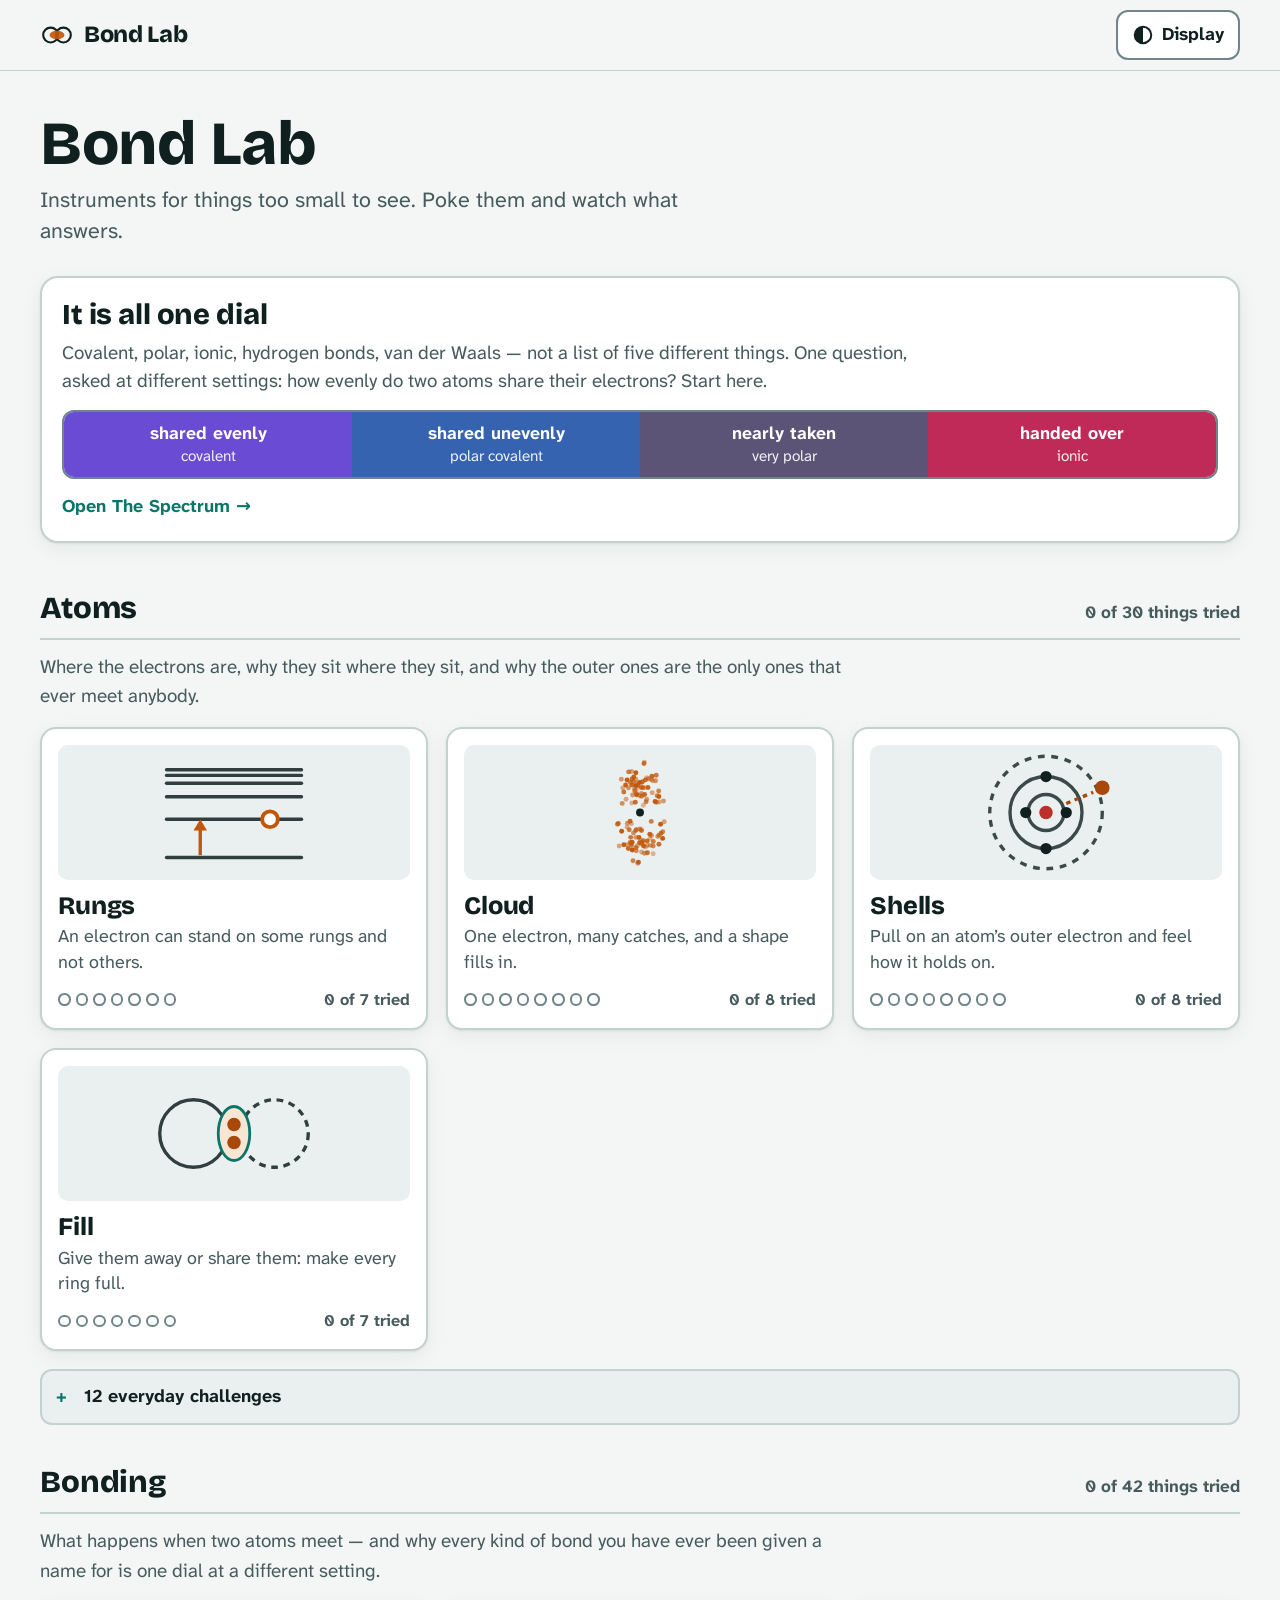
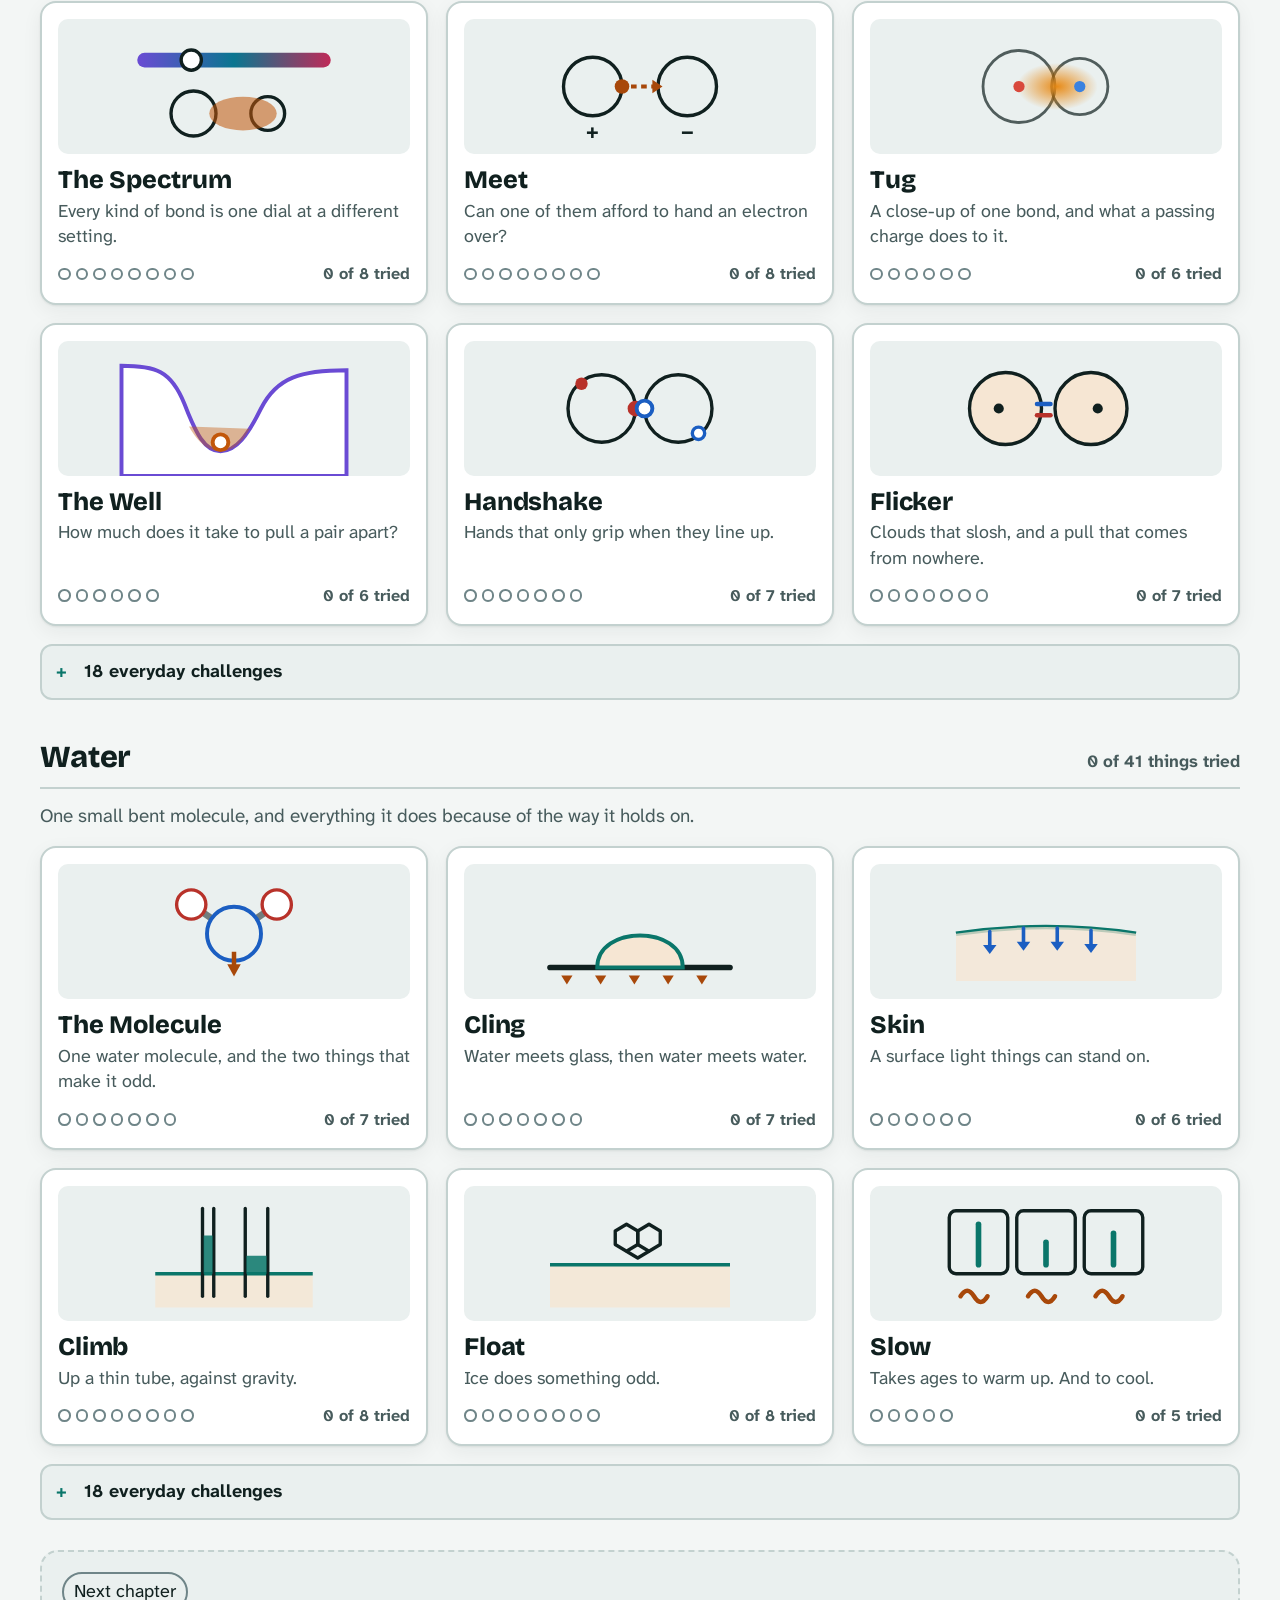
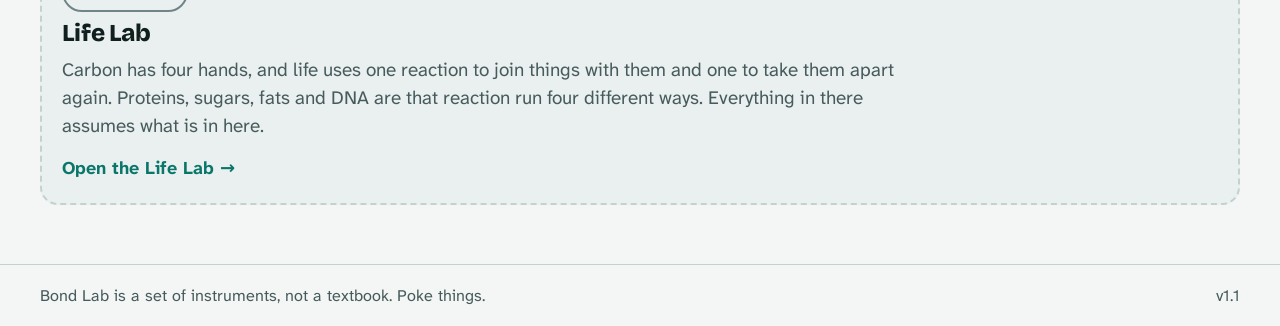
<file: index.html>
<!doctype html>
<html lang="en" data-theme="light" data-ts="0" data-contrast="normal">
<head>
<meta charset="utf-8">
<meta name="viewport" content="width=device-width, initial-scale=1, viewport-fit=cover">
<title>Bond Lab</title>
<meta name="description" content="Instruments for things too small to see. Poke atoms, electrons, bonds and water molecules and watch what happens.">
<meta name="color-scheme" content="light dark">
<meta name="theme-color" content="#f3f6f5" media="(prefers-color-scheme: light)">
<meta name="theme-color" content="#08151a" media="(prefers-color-scheme: dark)">
<link rel="icon" href="assets/icon.svg" type="image/svg+xml">
<link rel="icon" href="assets/icons/favicon-32.png" sizes="32x32" type="image/png">
<link rel="icon" href="assets/icons/favicon-16.png" sizes="16x16" type="image/png">
<link rel="apple-touch-icon" href="assets/icons/apple-touch-icon.png">
<link rel="manifest" href="manifest.webmanifest">
<meta name="apple-mobile-web-app-capable" content="yes">
<meta name="apple-mobile-web-app-title" content="Bond Lab">
<meta name="apple-mobile-web-app-status-bar-style" content="black-translucent">
<meta name="mobile-web-app-capable" content="yes">
<script>
/* Set the look before first paint so there is no flash. core.js takes over after load. */
(function () {
  try {
    var d = JSON.parse(localStorage.getItem('bondlab.display') || '{}'), r = document.documentElement;
    var dark = d.theme === 'dark' || ((!d.theme || d.theme === 'auto') && window.matchMedia && matchMedia('(prefers-color-scheme: dark)').matches);
    r.setAttribute('data-theme', dark ? 'dark' : 'light');
    r.setAttribute('data-ts', String(d.size || 0));
    r.setAttribute('data-contrast', d.contrast ? 'high' : 'normal');
  } catch (e) { /* ignore */ }
})();
</script>
<link rel="stylesheet" href="css/style.css">
</head>
<body>
<a class="skip" href="#view">Skip to the page</a>

<header class="bar" id="bar">
  <a class="brand" href="#/" aria-label="Bond Lab, home">
    <svg class="brand-mark" viewBox="0 0 32 20" width="34" height="22" aria-hidden="true">
      <circle cx="10" cy="10" r="7" fill="none" stroke-width="2"/>
      <circle cx="22" cy="10" r="7" fill="none" stroke-width="2"/>
      <ellipse cx="16" cy="10" rx="7" ry="4" opacity=".9"/>
    </svg>
    <span class="brand-name">Bond Lab</span>
  </a>
  <nav class="crumb" id="crumb" aria-label="Where you are"></nav>
  <button class="display-btn" id="display-btn" type="button" aria-expanded="false" aria-controls="display-pop">
    <svg width="22" height="22" viewBox="0 0 24 24" aria-hidden="true"><circle cx="12" cy="12" r="9" fill="none" stroke="currentColor" stroke-width="2.2"/><path d="M12 3a9 9 0 0 0 0 18z" fill="currentColor"/></svg>
    <span>Display</span>
  </button>
  <div class="display-pop" id="display-pop" role="group" aria-label="Display settings" hidden></div>
</header>

<main id="view" tabindex="-1"></main>

<footer class="foot">
  <span>Bond Lab is a set of instruments, not a textbook. Poke things.</span>
  <span id="foot-note"></span>
</footer>

<script src="js/core.js"></script>
<script src="js/view3d.js"></script>
<script src="js/lab-bond.js"></script>
<script src="js/physics.js"></script>
<script src="js/atoms.js"></script>
<script src="js/water2d.js"></script>
<script src="js/moldraw.js"></script>
<script src="js/drude.js"></script>
<script src="js/rungs.js"></script>
<script src="js/cloud.js"></script>
<script src="js/shells.js"></script>
<script src="js/fill.js"></script>
<script src="js/spectrum.js"></script>
<script src="js/meet.js"></script>
<script src="js/tug.js"></script>
<script src="js/well.js"></script>
<script src="js/handshake.js"></script>
<script src="js/flicker.js"></script>
<script src="js/h2o.js"></script>
<script src="js/cling.js"></script>
<script src="js/skin.js"></script>
<script src="js/climb.js"></script>
<script src="js/lattice.js"></script>
<script src="js/float.js"></script>
<script src="js/slow.js"></script>
<script src="js/quizkit.js"></script>
<script src="js/quiz.js"></script>
<script src="js/app.js"></script>
<script>
/* Installable, and usable with no network. Only over http(s): opening
   index.html straight off the disk, or running the one-file build, has no
   origin to register against and does not need one. */
if ('serviceWorker' in navigator && location.protocol.startsWith('http')) {
  addEventListener('load', function () {
    navigator.serviceWorker.register('sw.js').catch(function () { /* fine without it */ });
  });
}
</script>
</body>
</html>
</file>
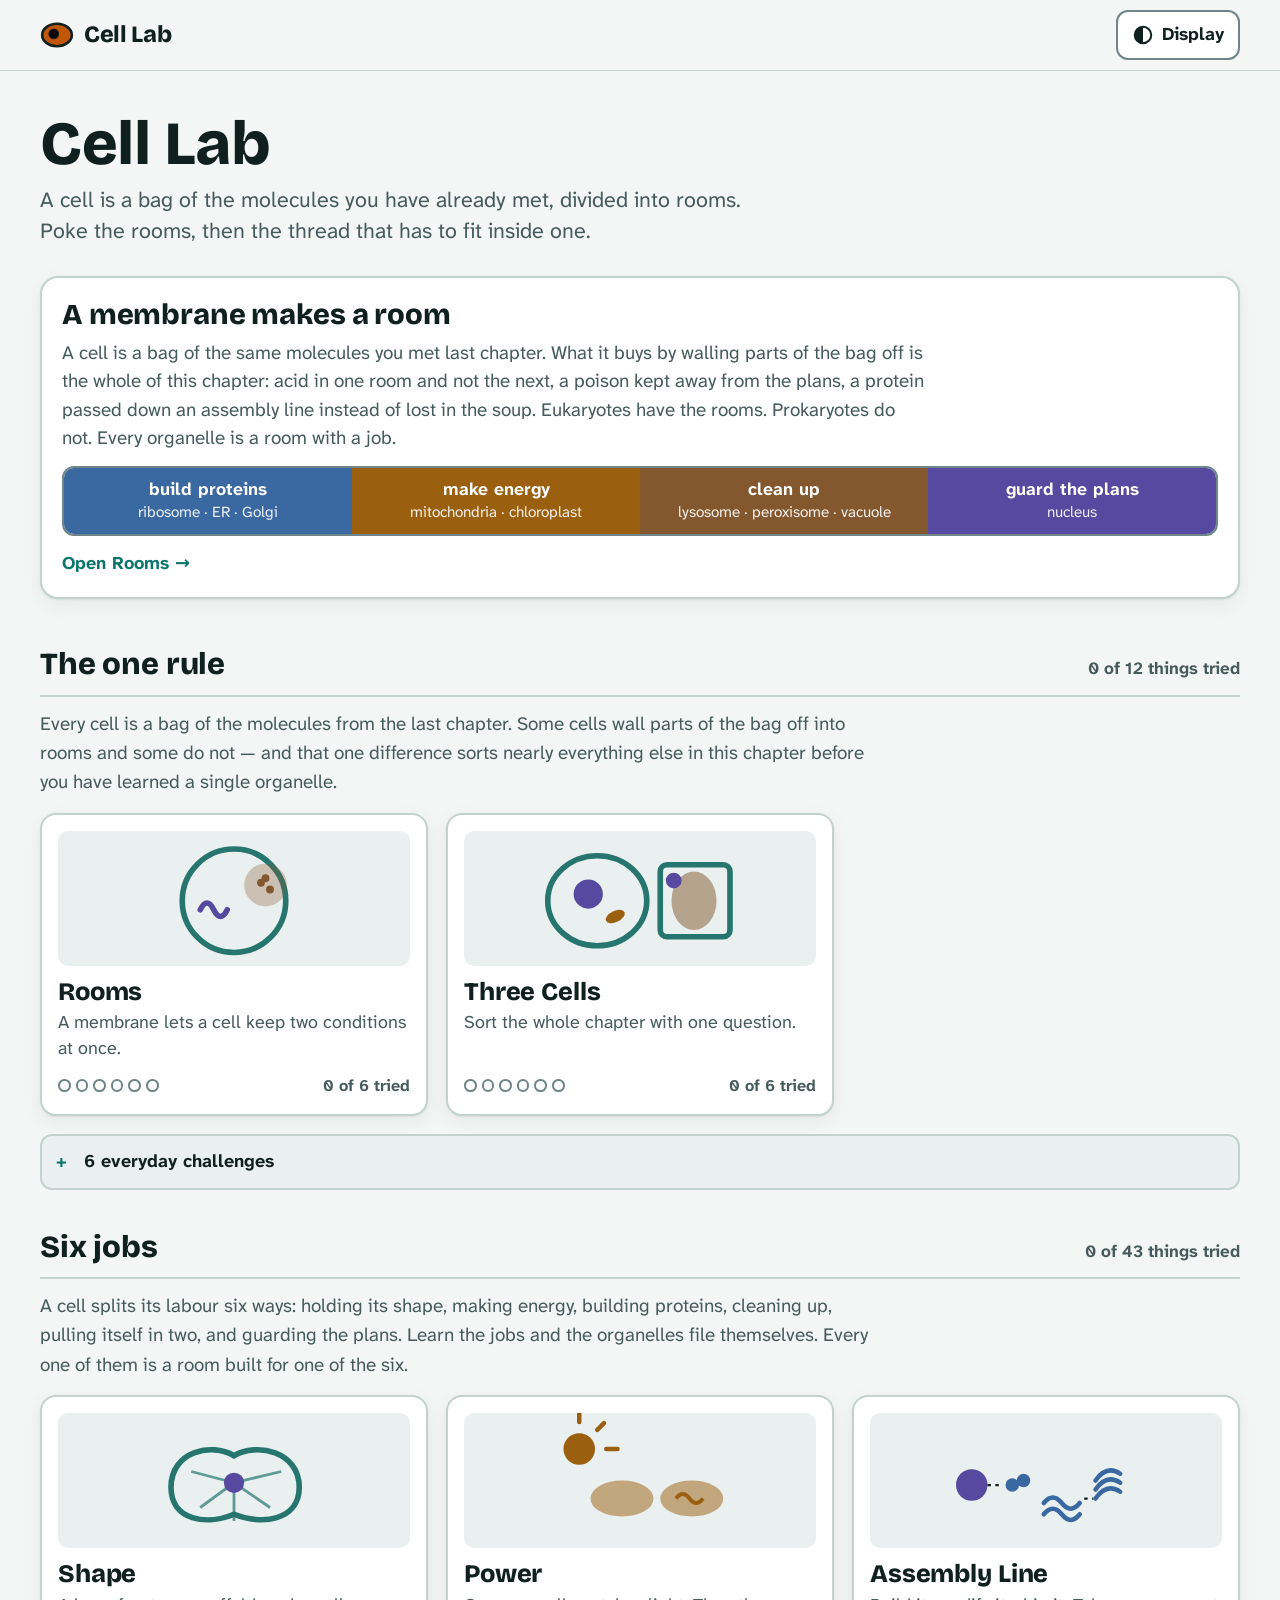
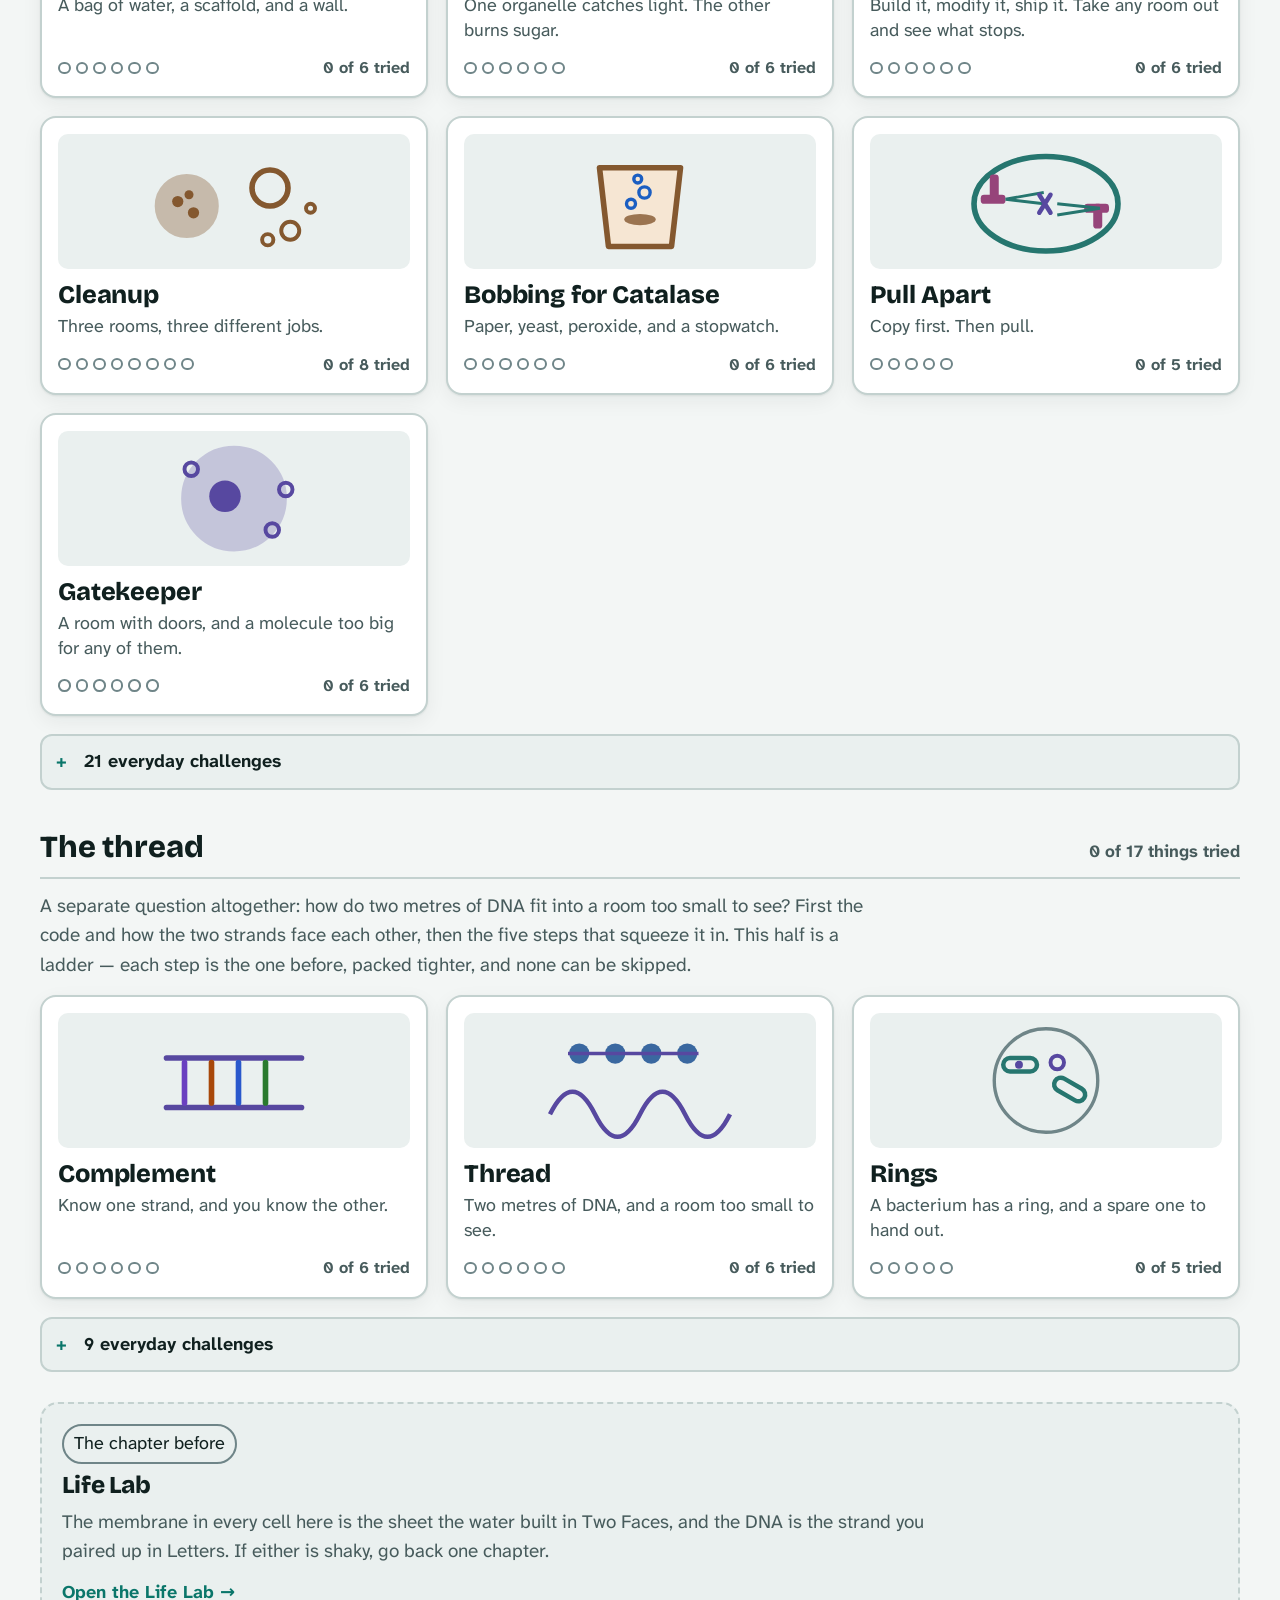
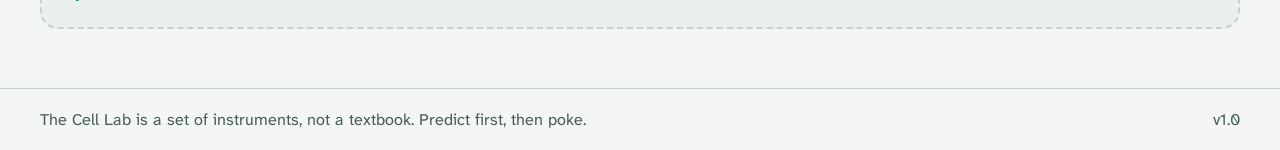
<file: cell.html>
<!doctype html>
<html lang="en" data-theme="light" data-ts="0" data-contrast="normal">
<head>
<meta charset="utf-8">
<meta name="viewport" content="width=device-width, initial-scale=1, viewport-fit=cover">
<title>Cell Lab</title>
<meta name="description" content="Chapter 4 as a set of instruments. A membrane makes a room, and a cell is a bag of molecules divided into them. Poke the six jobs the rooms do, then pack two metres of DNA into one.">
<meta name="color-scheme" content="light dark">
<meta name="theme-color" content="#f3f6f5" media="(prefers-color-scheme: light)">
<meta name="theme-color" content="#08151a" media="(prefers-color-scheme: dark)">
<link rel="icon" href="assets/cell-icon.svg" type="image/svg+xml">
<link rel="icon" href="assets/icons/cell-favicon-32.png" sizes="32x32" type="image/png">
<link rel="icon" href="assets/icons/cell-favicon-16.png" sizes="16x16" type="image/png">
<link rel="apple-touch-icon" href="assets/icons/cell-apple-touch-icon.png">
<link rel="manifest" href="manifest-cell.webmanifest">
<meta name="apple-mobile-web-app-capable" content="yes">
<meta name="apple-mobile-web-app-title" content="Cell Lab">
<meta name="apple-mobile-web-app-status-bar-style" content="black-translucent">
<meta name="mobile-web-app-capable" content="yes">
<script>
/* Set the look before first paint so there is no flash. Both labs read the
   same saved display settings, so a learner sets them once. */
(function () {
  try {
    var d = JSON.parse(localStorage.getItem('bondlab.display') || '{}'), r = document.documentElement;
    var dark = d.theme === 'dark' || ((!d.theme || d.theme === 'auto') && window.matchMedia && matchMedia('(prefers-color-scheme: dark)').matches);
    r.setAttribute('data-theme', dark ? 'dark' : 'light');
    r.setAttribute('data-ts', String(d.size || 0));
    r.setAttribute('data-contrast', d.contrast ? 'high' : 'normal');
  } catch (e) { /* ignore */ }
})();
</script>
<link rel="stylesheet" href="css/style.css">
</head>
<body>
<a class="skip" href="#view">Skip to the page</a>

<header class="bar" id="bar">
  <a class="brand" href="#/" aria-label="Cell Lab, home">
    <svg class="brand-mark" viewBox="0 0 32 24" width="34" height="26" aria-hidden="true">
      <ellipse cx="16" cy="12" rx="14" ry="10.5" fill="none" stroke="currentColor" stroke-width="2.4"/>
      <circle cx="13" cy="11" r="4.6" stroke="none" opacity=".95"/>
      <ellipse cx="23" cy="15.5" rx="3.2" ry="1.8" stroke="none" opacity=".7" transform="rotate(-25 23 15.5)"/>
    </svg>
    <span class="brand-name">Cell Lab</span>
  </a>
  <nav class="crumb" id="crumb" aria-label="Where you are"></nav>
  <button class="display-btn" id="display-btn" type="button" aria-expanded="false" aria-controls="display-pop">
    <svg width="22" height="22" viewBox="0 0 24 24" aria-hidden="true"><circle cx="12" cy="12" r="9" fill="none" stroke="currentColor" stroke-width="2.2"/><path d="M12 3a9 9 0 0 0 0 18z" fill="currentColor"/></svg>
    <span>Display</span>
  </button>
  <div class="display-pop" id="display-pop" role="group" aria-label="Display settings" hidden></div>
</header>

<main id="view" tabindex="-1"></main>

<footer class="foot">
  <span>The Cell Lab is a set of instruments, not a textbook. Predict first, then poke.</span>
  <span id="foot-note"></span>
</footer>

<script src="js/core.js"></script>
<script src="js/view3d.js"></script>
<script src="js/lab-cell.js"></script>
<script src="js/cell/kit.js"></script>
<script src="js/cell/rooms.js"></script>
<script src="js/cell/shape.js"></script>
<script src="js/cell/power.js"></script>
<script src="js/cell/line.js"></script>
<script src="js/cell/cleanup.js"></script>
<script src="js/cell/catalase.js"></script>
<script src="js/cell/bobbing.js"></script>
<script src="js/cell/split.js"></script>
<script src="js/cell/gate.js"></script>
<script src="js/cell/complement.js"></script>
<script src="js/cell/thread.js"></script>
<script src="js/cell/rings.js"></script>
<script src="js/cell/cells.js"></script>
<script src="js/quizkit.js"></script>
<script src="js/cell/quiz.js"></script>
<script src="js/app.js"></script>
<script>
if ('serviceWorker' in navigator && location.protocol.startsWith('http')) {
  addEventListener('load', function () {
    navigator.serviceWorker.register('sw.js').catch(function () { /* fine without it */ });
  });
}
</script>
</body>
</html>
</file>
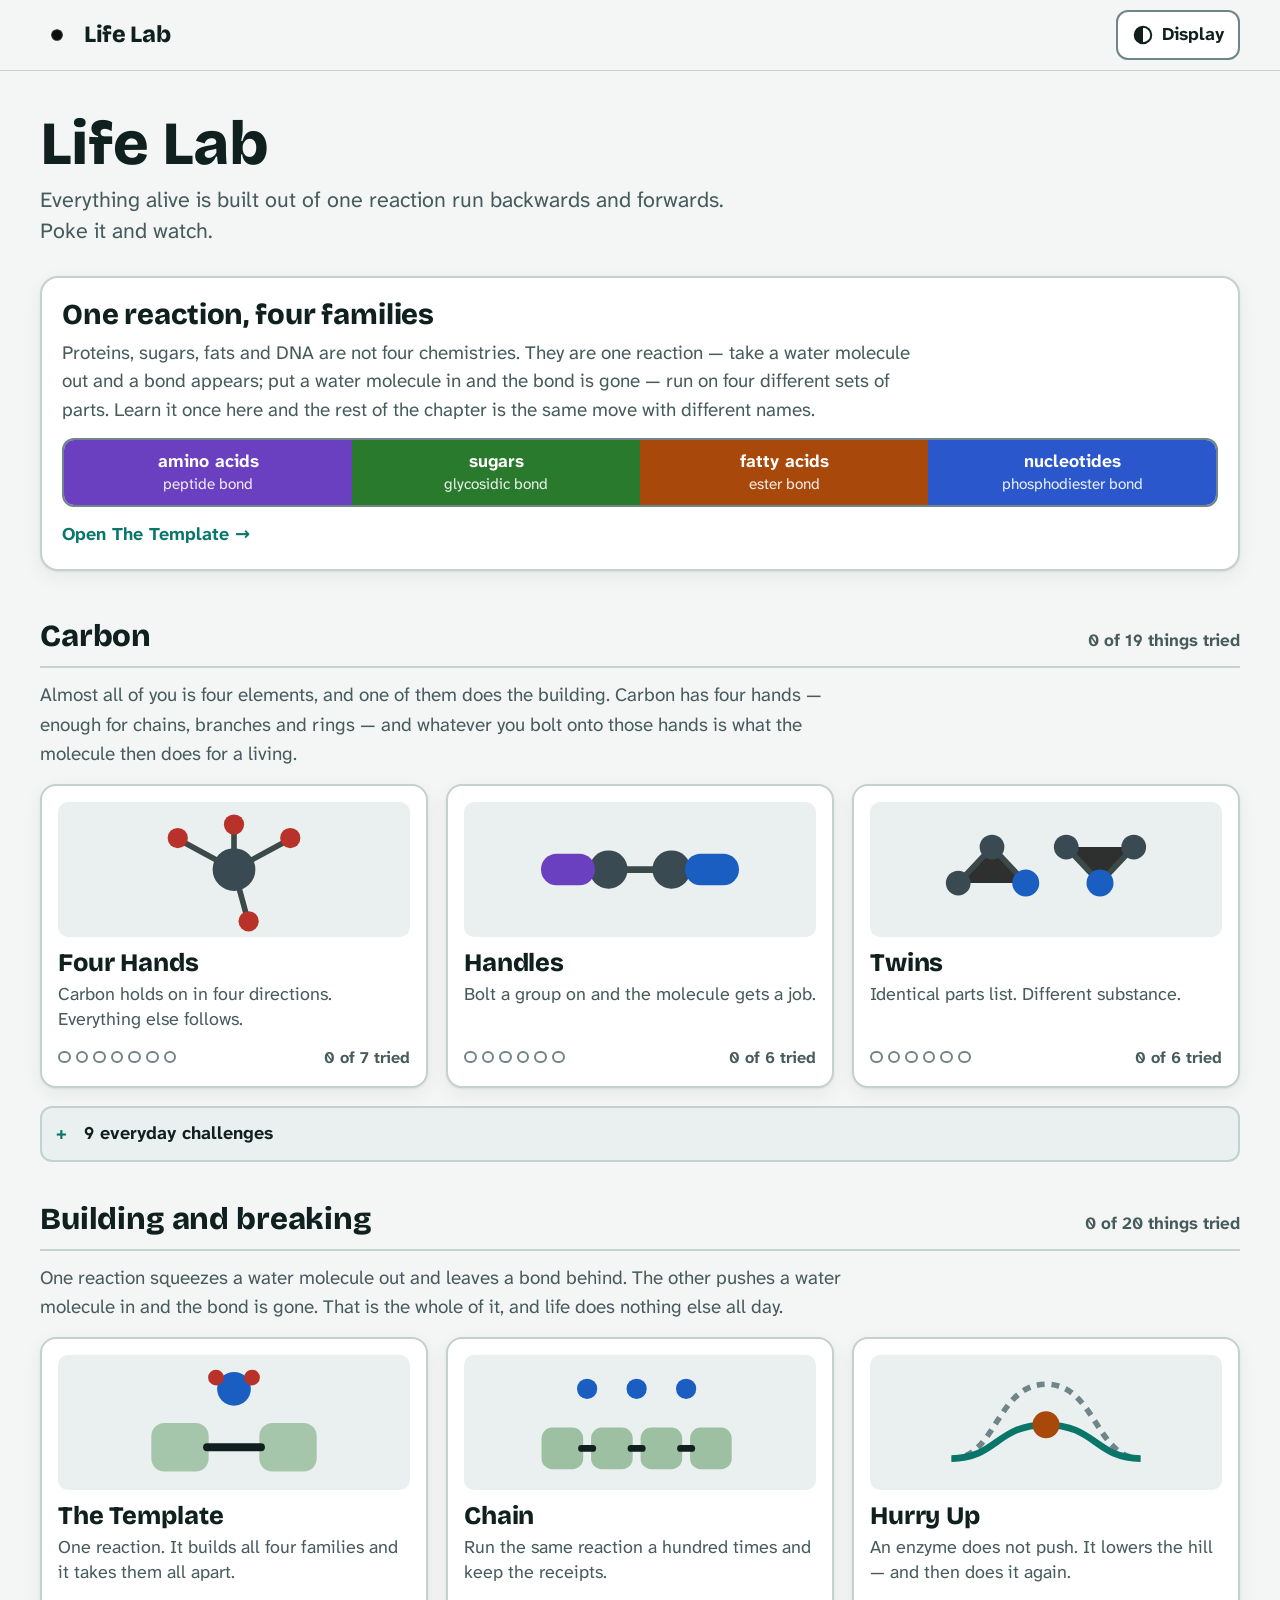
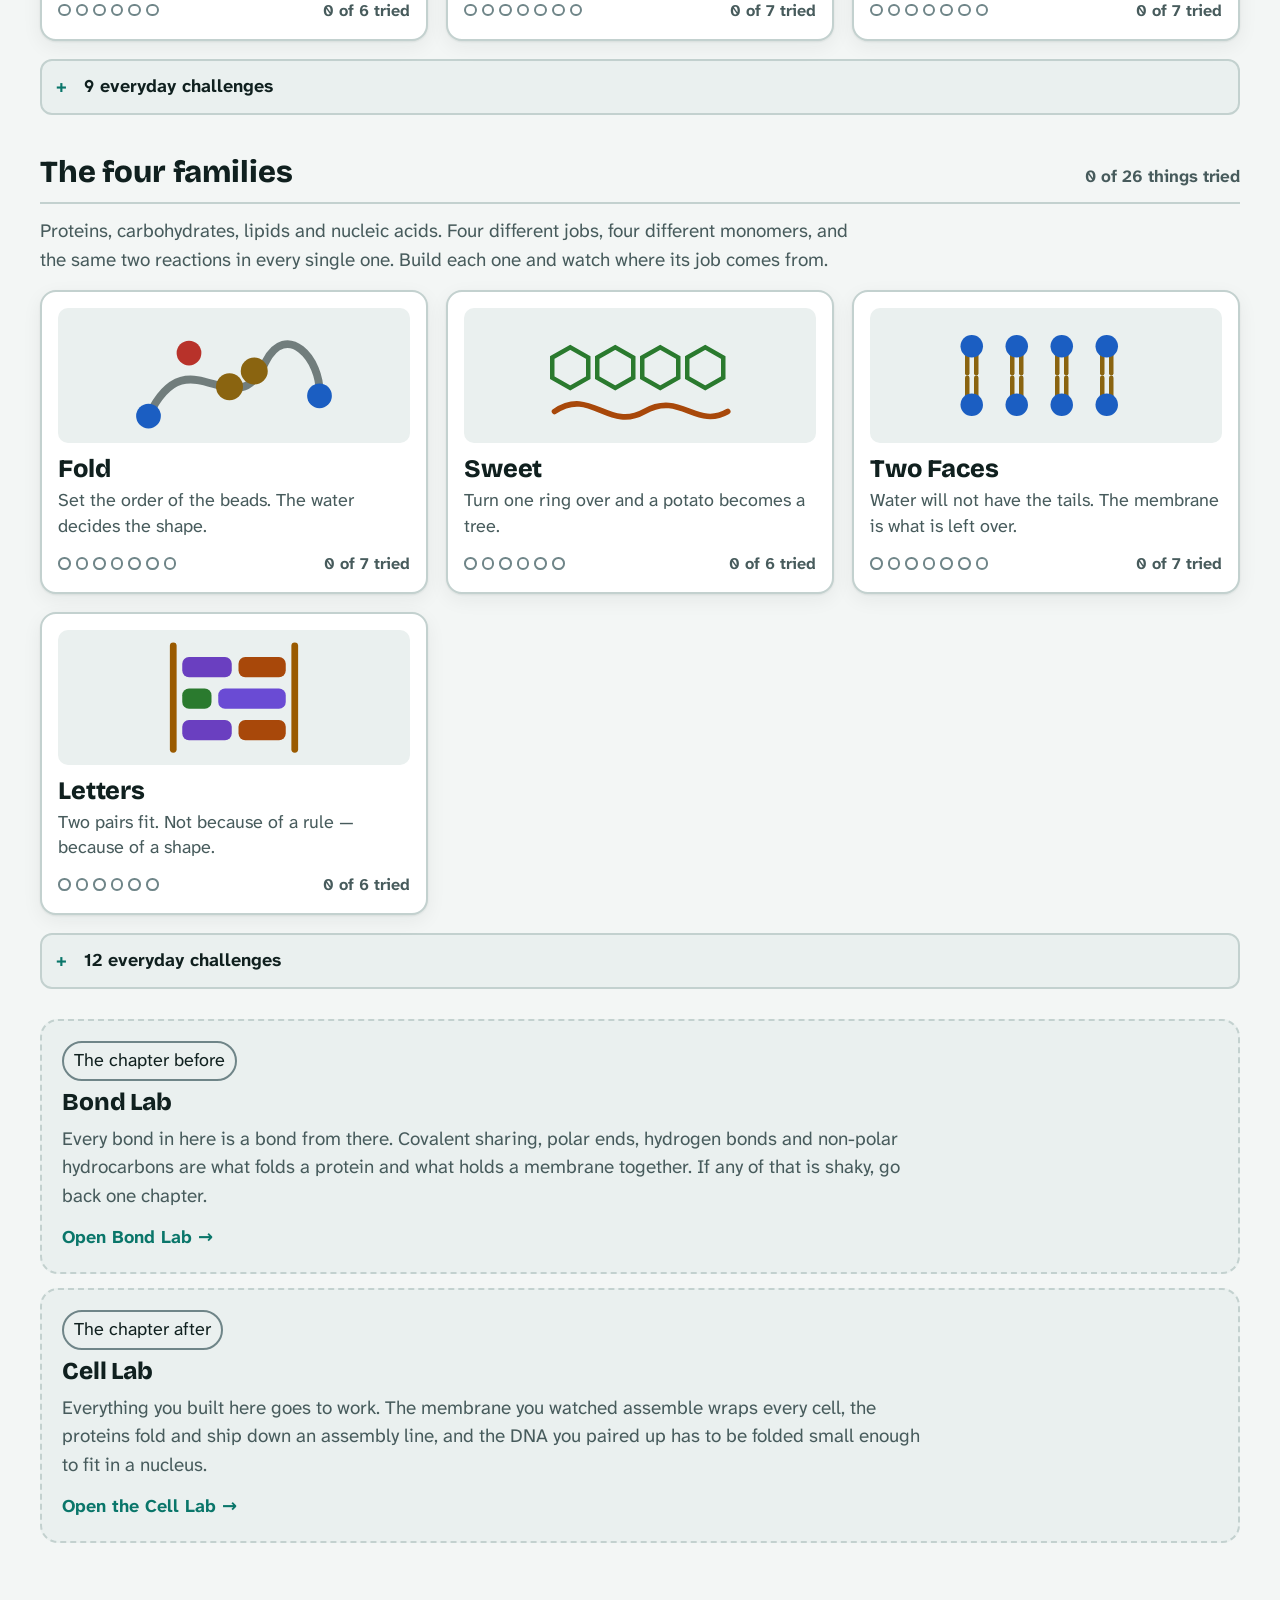
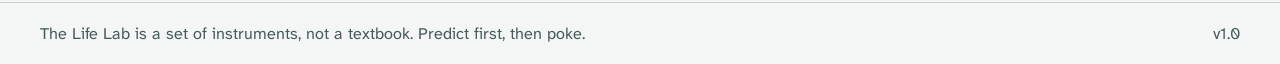
<file: life.html>
<!doctype html>
<html lang="en" data-theme="light" data-ts="0" data-contrast="normal">
<head>
<meta charset="utf-8">
<meta name="viewport" content="width=device-width, initial-scale=1, viewport-fit=cover">
<title>Life Lab</title>
<meta name="description" content="Chapter 3 as a set of instruments. One reaction builds everything alive and one takes it apart again — poke both, then build a protein, a starch, a membrane and a strand of DNA out of them.">
<meta name="color-scheme" content="light dark">
<meta name="theme-color" content="#f3f6f5" media="(prefers-color-scheme: light)">
<meta name="theme-color" content="#08151a" media="(prefers-color-scheme: dark)">
<link rel="icon" href="assets/life-icon.svg" type="image/svg+xml">
<link rel="icon" href="assets/icons/life-favicon-32.png" sizes="32x32" type="image/png">
<link rel="icon" href="assets/icons/life-favicon-16.png" sizes="16x16" type="image/png">
<link rel="apple-touch-icon" href="assets/icons/life-apple-touch-icon.png">
<link rel="manifest" href="manifest-life.webmanifest">
<meta name="apple-mobile-web-app-capable" content="yes">
<meta name="apple-mobile-web-app-title" content="Life Lab">
<meta name="apple-mobile-web-app-status-bar-style" content="black-translucent">
<meta name="mobile-web-app-capable" content="yes">
<script>
/* Set the look before first paint so there is no flash. Both labs read the
   same saved display settings, so a learner sets them once. */
(function () {
  try {
    var d = JSON.parse(localStorage.getItem('bondlab.display') || '{}'), r = document.documentElement;
    var dark = d.theme === 'dark' || ((!d.theme || d.theme === 'auto') && window.matchMedia && matchMedia('(prefers-color-scheme: dark)').matches);
    r.setAttribute('data-theme', dark ? 'dark' : 'light');
    r.setAttribute('data-ts', String(d.size || 0));
    r.setAttribute('data-contrast', d.contrast ? 'high' : 'normal');
  } catch (e) { /* ignore */ }
})();
</script>
<link rel="stylesheet" href="css/style.css">
</head>
<body>
<a class="skip" href="#view">Skip to the page</a>

<header class="bar" id="bar">
  <a class="brand" href="#/" aria-label="Life Lab, home">
    <svg class="brand-mark" viewBox="0 0 32 24" width="34" height="26" aria-hidden="true">
      <g stroke-width="2.6" stroke-linecap="round" fill="none">
        <path d="M16 12 H27"/><path d="M16 12 H5"/><path d="M16 12 V3"/><path d="M16 12 V21"/>
      </g>
      <circle cx="16" cy="12" r="5" stroke="none" opacity=".95"/>
    </svg>
    <span class="brand-name">Life Lab</span>
  </a>
  <nav class="crumb" id="crumb" aria-label="Where you are"></nav>
  <button class="display-btn" id="display-btn" type="button" aria-expanded="false" aria-controls="display-pop">
    <svg width="22" height="22" viewBox="0 0 24 24" aria-hidden="true"><circle cx="12" cy="12" r="9" fill="none" stroke="currentColor" stroke-width="2.2"/><path d="M12 3a9 9 0 0 0 0 18z" fill="currentColor"/></svg>
    <span>Display</span>
  </button>
  <div class="display-pop" id="display-pop" role="group" aria-label="Display settings" hidden></div>
</header>

<main id="view" tabindex="-1"></main>

<footer class="foot">
  <span>The Life Lab is a set of instruments, not a textbook. Predict first, then poke.</span>
  <span id="foot-note"></span>
</footer>

<script src="js/core.js"></script>
<script src="js/view3d.js"></script>
<script src="js/lab-life.js"></script>
<script src="js/water2d.js"></script>
<script src="js/moldraw.js"></script>
<script src="js/life/lipid.js"></script>
<script src="js/life/draw.js"></script>
<script src="js/life/geom.js"></script>
<script src="js/life/fold3.js"></script>
<script src="js/life/backbone.js"></script>
<script src="js/life/handles.js"></script>
<script src="js/life/twins.js"></script>
<script src="js/life/template.js"></script>
<script src="js/life/chain.js"></script>
<script src="js/life/enzyme.js"></script>
<script src="js/life/fold.js"></script>
<script src="js/life/sweet.js"></script>
<script src="js/life/faces.js"></script>
<script src="js/life/letters.js"></script>
<script src="js/quizkit.js"></script>
<script src="js/life/quiz.js"></script>
<script src="js/app.js"></script>
<script>
if ('serviceWorker' in navigator && location.protocol.startsWith('http')) {
  addEventListener('load', function () {
    navigator.serviceWorker.register('sw.js').catch(function () { /* fine without it */ });
  });
}
</script>
</body>
</html>
</file>
<file: css/style.css>
/* Bond Lab: two looks (light, dark) from one set of tokens.
   Light is the default for classrooms and projectors. Dark follows the
   system setting or the Display menu. A high-contrast variant of each is
   switched on from the same menu.

   Readability rules this file follows:
   - Body text is 18px at the default size, never below 16px. Everything is in rem,
     so the Text size setting scales the whole page.
   - Text meets WCAG AA (4.5:1) on every surface; controls and graphics meet 3:1.
     tools/check-contrast.js checks this against the tokens below.
   - Controls are at least 44px tall and have a visible, thick focus ring.
   - Color never carries meaning alone: charges are also labelled, bond kinds are named. */

@font-face { font-family: 'Atkinson Hyperlegible Next'; font-weight: 400; font-style: normal; font-display: swap;
  src: url('../assets/fonts/atkinson-hyperlegible-next-latin-400-normal.woff2') format('woff2'); }
@font-face { font-family: 'Atkinson Hyperlegible Next'; font-weight: 700; font-style: normal; font-display: swap;
  src: url('../assets/fonts/atkinson-hyperlegible-next-latin-700-normal.woff2') format('woff2'); }
@font-face { font-family: 'Bricolage Grotesque'; font-weight: 400 800; font-style: normal; font-display: swap;
  src: url('../assets/fonts/bricolage-grotesque-latin-wght-normal.woff2') format('woff2'); }

:root {
  color-scheme: light;
  --bg: #f3f6f5;
  --panel: #ffffff;
  --panel-2: #eaf0ef;
  --line: #c3d1cf;
  --line-2: #6f8588;
  --fg: #10201f;
  --muted: #475b5c;
  --ui: #0a766a;
  --ui-ink: #ffffff;
  --ui-soft: #d7efea;
  --electron: #a8480a;
  --pos: #b8322a;
  --neg: #1b5ec2;
  --cloud: #c2570a;          /* electron-cloud dots */
  --wash: #f6e6d3;           /* soft amber fill */
  --t-covalent: #6a4bd4;
  --t-ionic: #bf2a58;
  --t-hydrogen: #0a7690;
  --t-dipole: #2a7a2e;
  --t-iondipole: #2a58cc;
  --t-vdw: #876f00;
  /* The elements organic chemistry actually uses. Oxygen and hydrogen keep the
     charge colours they had in Bond Lab (O is the delta-minus end of water,
     H the delta-plus one) so a learner coming from Chapter 2 sees the same
     molecule in the same colours. */
  --e-c: #3a4a52;            /* carbon: the backbone */
  --e-n: #6a3fc0;            /* nitrogen */
  --e-p: #9a5a00;            /* phosphorus */
  --e-s: #6b6200;            /* sulfur */
  --e-tail: #8a6410;         /* a hydrocarbon tail: non-polar */
  /* The Cell Lab's six jobs. A cell divides its labour six ways and each way keeps its colour in every
     instrument: structure, energy, protein, storage and clean-up, division, genetic control. */
  --fn-struct: #26766f; --fn-energy: #9a5f0f; --fn-protein: #3a68a0; --fn-store: #84582f; --fn-divide: #96447a; --fn-genetic: #5748a0;
  --focus: #0a58ca;
  --shadow: 0 1px 2px rgba(16, 32, 31, .08), 0 6px 20px rgba(16, 32, 31, .06);

  --font-body: 'Atkinson Hyperlegible Next', 'Atkinson Hyperlegible', 'Segoe UI', system-ui, -apple-system, sans-serif;
  --font-display: 'Bricolage Grotesque', 'Atkinson Hyperlegible Next', 'Segoe UI', system-ui, sans-serif;
  --gutter: clamp(16px, 4vw, 40px);
  --ts: 1;
}
html[data-theme="dark"] {
  color-scheme: dark;
  --bg: #08151a;
  --panel: #0f232b;
  --panel-2: #14303a;
  --line: #27495a;
  --line-2: #5f8590;
  --fg: #ecf5f2;
  --muted: #a6bebd;
  --ui: #7fe0c9;
  --ui-ink: #05211b;
  --ui-soft: #17433f;
  --electron: #ffb84d;
  --pos: #ff8f7e;
  --neg: #7ebaff;
  --cloud: #ffc470;
  --wash: #3a2c14;
  --t-covalent: #b9a3ff;
  --t-ionic: #ff93a8;
  --t-hydrogen: #4fd1e8;
  --t-dipole: #8ee28b;
  --t-iondipole: #86a9ff;
  --t-vdw: #dde76f;
  --e-c: #b9cdd6; --e-n: #c0a8ff; --e-p: #ffc166; --e-s: #d8d268; --e-tail: #e0bd77;
  --fn-struct: #6fd3c6; --fn-energy: #ffbe5c; --fn-protein: #8db8ff; --fn-store: #deb88a; --fn-divide: #f2a0d6; --fn-genetic: #bdb0ff;
  --focus: #9cc9ff;
  --shadow: 0 1px 2px rgba(0, 0, 0, .4), 0 8px 24px rgba(0, 0, 0, .25);
}
/* High contrast: near-black on white, or white on black, with strong borders. */
html[data-contrast="high"] {
  --bg: #ffffff; --panel: #ffffff; --panel-2: #f0f0f0; --line: #000000; --line-2: #000000;
  --fg: #000000; --muted: #1f1f1f; --ui: #004f45; --ui-ink: #ffffff; --ui-soft: #d4ece7;
  --electron: #8a3300; --pos: #9c1a12; --neg: #0a3f96; --cloud: #8a3300; --wash: #ffe9cf; --focus: #0036a3;
  --t-covalent: #4b2bb3; --t-ionic: #9d1241; --t-hydrogen: #045a70; --t-dipole: #1b5c1f; --t-iondipole: #123fa8; --t-vdw: #675300;
  --e-c: #000000; --e-n: #4b2bb3; --e-p: #6f4000; --e-s: #4a4300; --e-tail: #5f4200;
  --fn-struct: #0c5a54; --fn-energy: #6e3f00; --fn-protein: #1a4a8a; --fn-store: #5e3a14; --fn-divide: #6e1f57; --fn-genetic: #3a2a88;
}
html[data-theme="dark"][data-contrast="high"] {
  --bg: #000000; --panel: #000000; --panel-2: #141414; --line: #ffffff; --line-2: #ffffff;
  --fg: #ffffff; --muted: #e6e6e6; --ui: #8ff5de; --ui-ink: #000000; --ui-soft: #0d3d37;
  --electron: #ffc766; --pos: #ffa595; --neg: #9cc9ff; --cloud: #ffd08a; --wash: #3b2a08; --focus: #ffe066;
  --t-covalent: #cdbcff; --t-ionic: #ffb0c1; --t-hydrogen: #7fe6f7; --t-dipole: #a8f0a5; --t-iondipole: #a9c2ff; --t-vdw: #eaf28f;
  --e-c: #ffffff; --e-n: #cdbcff; --e-p: #ffcf8a; --e-s: #eaf28f; --e-tail: #f0cf90;
  --fn-struct: #8ff5de; --fn-energy: #ffd08a; --fn-protein: #b5d2ff; --fn-store: #f0cfa4; --fn-divide: #ffbde6; --fn-genetic: #d3c9ff;
}
html[data-ts="1"] { --ts: 1.15; }
html[data-ts="2"] { --ts: 1.3; }

*, *::before, *::after { box-sizing: border-box; }
html { background: var(--bg); font-size: calc(18px * var(--ts)); -webkit-text-size-adjust: 100%; }
body {
  margin: 0; min-height: 100vh; display: flex; flex-direction: column;
  background: var(--bg); color: var(--fg);
  font: 400 1rem/1.55 var(--font-body);
  -webkit-font-smoothing: antialiased; text-rendering: optimizeLegibility;
}
h1, h2, h3 { font-family: var(--font-display); text-wrap: balance; margin: 0; letter-spacing: -0.005em; line-height: 1.15; }
p { margin: 0; }
a { color: inherit; }
button, input, select { font: inherit; color: inherit; }
:focus-visible { outline: 3px solid var(--focus); outline-offset: 3px; border-radius: 6px; }
.sr-only { position: absolute; width: 1px; height: 1px; overflow: hidden; clip: rect(0 0 0 0); white-space: nowrap; }
.skip { position: absolute; left: -999px; top: 8px; background: var(--ui); color: var(--ui-ink); padding: 10px 16px; border-radius: 10px; z-index: 40; font-weight: 700; }
.skip:focus { left: 8px; }

/* ------------------------------------------------------------ top bar */
.bar {
  display: flex; align-items: center; flex-wrap: wrap; gap: 6px 20px;
  padding: 10px var(--gutter);
  border-bottom: 1px solid var(--line);
  background: color-mix(in srgb, var(--bg) 92%, transparent);
  backdrop-filter: blur(8px);
  position: sticky; top: 0; z-index: 30;
}
.brand { display: inline-flex; align-items: center; gap: 10px; text-decoration: none; color: var(--fg); min-height: 2.75rem; }
.brand-name { font: 800 1.3rem/1 var(--font-display); letter-spacing: -0.015em; }
.brand-mark circle { stroke: var(--fg); }
.brand-mark ellipse { fill: var(--cloud); }
.crumb { display: flex; gap: 10px; align-items: center; min-width: 0; font-size: 0.9rem; color: var(--muted); flex: 1; }
.crumb a { color: var(--muted); text-decoration: underline; text-underline-offset: 3px; padding: 6px 2px; }
.crumb a:hover { color: var(--fg); }
.crumb .here { color: var(--fg); font-weight: 700; }
.crumb .sep { opacity: .6; }

.display-btn {
  margin-left: auto; min-height: 2.75rem; min-width: 2.75rem; padding: 0 14px;
  border: 2px solid var(--line-2); border-radius: 12px; background: var(--panel); cursor: pointer; font-weight: 700;
  display: inline-flex; align-items: center; gap: 8px;
}
.display-btn:hover { border-color: var(--ui); }
.display-btn[aria-expanded="true"] { background: var(--ui); border-color: var(--ui); color: var(--ui-ink); }
.display-pop {
  position: absolute; right: var(--gutter); top: calc(100% + 8px); width: min(24rem, calc(100vw - 2 * var(--gutter)));
  background: var(--panel); border: 2px solid var(--line-2); border-radius: 16px; box-shadow: var(--shadow);
  padding: 18px; display: grid; gap: 18px;
}
.display-pop[hidden] { display: none; }
.display-pop h2 { font: 700 1rem/1.2 var(--font-body); margin-bottom: 8px; }
.display-pop .check { display: flex; gap: 12px; align-items: center; min-height: 2.75rem; cursor: pointer; font-weight: 700; }
.display-pop .check input { width: 1.4rem; height: 1.4rem; accent-color: var(--ui); }
.display-pop small { display: block; color: var(--muted); font-weight: 400; font-size: 0.9rem; line-height: 1.35; }

main { flex: 1; width: 100%; max-width: 78rem; margin: 0 auto; padding: 28px var(--gutter) 56px; container-type: inline-size; }
main:focus { outline: none; }

.foot {
  display: flex; flex-wrap: wrap; gap: 8px 24px; justify-content: space-between;
  padding: 18px var(--gutter) calc(18px + env(safe-area-inset-bottom, 0px));
  border-top: 1px solid var(--line); color: var(--muted); font-size: 0.9rem;
}

/* --------------------------------------------------------------- hub */
.hub-head { display: grid; gap: 10px; padding: 14px 0 26px; max-width: 40rem; }
.hub-head h1 { font-size: clamp(2.3rem, 6vw, 3.4rem); font-weight: 800; line-height: 1.02; }
.hub-head p { color: var(--muted); font-size: 1.2rem; line-height: 1.4; }

.field { padding-top: 22px; }
.field + .field { margin-top: 18px; }
.field-head { display: flex; align-items: baseline; justify-content: space-between; gap: 16px; padding-bottom: 12px; border-bottom: 2px solid var(--line); margin-bottom: 18px; flex-wrap: wrap; }
.field-head h2 { font-size: 1.7rem; font-weight: 800; }
.field-head .tally { font-size: 0.95rem; color: var(--muted); font-weight: 700; }
.field-lede { color: var(--muted); font-size: 1.05rem; margin: -6px 0 16px; max-width: 46rem; }

.tiles { display: grid; grid-template-columns: repeat(auto-fill, minmax(min(100%, 16.5rem), 1fr)); gap: 18px; }
.tile {
  display: grid; grid-template-rows: auto 1fr auto; gap: 12px;
  padding: 16px; border: 2px solid var(--line); border-radius: 16px;
  background: var(--panel); text-decoration: none; min-width: 0; box-shadow: var(--shadow);
  transition: border-color .15s, transform .15s;
}
a.tile:hover { border-color: var(--ui); transform: translateY(-2px); }
.tile-art { height: 7.5rem; border-radius: 10px; background: var(--panel-2); overflow: hidden; display: grid; place-items: center; }
.tile-art svg { width: 100%; height: 100%; display: block; }
.tile h3 { font-size: 1.4rem; font-weight: 800; }
.tile p { color: var(--muted); font-size: 1rem; margin-top: 4px; line-height: 1.4; }
.tile-foot { display: flex; align-items: center; justify-content: space-between; gap: 10px; font-size: 0.9rem; color: var(--muted); font-weight: 700; }
.pips { display: inline-flex; gap: 5px; flex-wrap: wrap; }
.pip { width: 0.7rem; height: 0.7rem; border-radius: 50%; border: 2px solid var(--line-2); }
.pip.on { background: var(--ui); border-color: var(--ui); }
.tile.planned { border-style: dashed; background: transparent; box-shadow: none; }
.tile.planned h3 { color: var(--muted); }
.tile.planned .tile-art { background: transparent; border: 2px dashed var(--line); }
.tag { padding: 4px 10px; border: 2px solid var(--line-2); border-radius: 999px; }

/* ------------------------------------------------------- instrument */
/* Three slots: the stage, a wide readout under it, and the controls. When the page is narrow
   the stage stays pinned while you work the controls underneath it. */
.sim {
  display: grid; grid-template-columns: minmax(0, 1fr) minmax(19rem, 23rem);
  grid-template-areas: "stage dock" "aux dock" "ask ask";
  grid-template-rows: auto 1fr auto;
  gap: 18px 24px; align-items: start;
}
.slot-stage { grid-area: stage; min-width: 0; }
.slot-aux { grid-area: aux; min-width: 0; display: grid; gap: 18px; }
.slot-dock { grid-area: dock; }
/* The everyday questions come last, under the readouts AND the controls AND
   the things to try, across the whole width. A learner meets them having
   already played, which is the only order in which they are worth anything. */
.slot-ask { grid-area: ask; min-width: 0; margin-top: 6px; }
.slot-ask:empty { display: none; }
.panel { border: 2px solid var(--line); border-radius: 16px; background: var(--panel); padding: 16px; display: grid; gap: 12px; min-width: 0; box-shadow: var(--shadow); }
.panel h2, .dock h2 { font: 700 1.05rem/1.2 var(--font-body); color: var(--fg); }
.stage { position: relative; width: 100%; border: 2px solid var(--line); border-radius: 16px; background: var(--panel); overflow: hidden; touch-action: none; box-shadow: var(--shadow); }
.stage-canvas { position: absolute; inset: 0; width: 100%; height: 100%; display: block; touch-action: none; }
.stage-canvas:focus-visible { outline-offset: -6px; }
.stage.dots { background-image: radial-gradient(circle, color-mix(in srgb, var(--line-2) 28%, transparent) 1.2px, transparent 1.6px); background-size: 28px 28px; background-position: 14px 14px; }
.stage.dial { aspect-ratio: 2.9 / 1 !important; }
.stage.flat, .stage.flat .stage-canvas { touch-action: manipulation; background: var(--panel); box-shadow: none; }

.dock { display: grid; gap: 0; border: 2px solid var(--line); border-radius: 16px; background: var(--panel); min-width: 0; box-shadow: var(--shadow); }
.dock > section { padding: 16px; display: grid; gap: 12px; min-width: 0; }
.dock > section + section { border-top: 2px solid var(--line); }
.row { display: flex; align-items: baseline; justify-content: space-between; gap: 12px; flex-wrap: wrap; }
.val { font-size: 1.1rem; font-weight: 700; color: var(--fg); font-variant-numeric: tabular-nums; }
.hint { font-size: 0.95rem; color: var(--muted); line-height: 1.45; }
.note { font-size: 0.95rem; color: var(--muted); line-height: 1.4; }

.chips { display: flex; flex-wrap: wrap; gap: 8px; }
.chip {
  min-width: 2.75rem; min-height: 2.75rem; padding: 6px 12px;
  border: 2px solid var(--line-2); border-radius: 12px; background: var(--panel); cursor: pointer;
  font-weight: 700; font-size: 1rem; line-height: 1.1;
  transition: background .1s, border-color .1s;
}
.chip:hover { border-color: var(--ui); background: var(--ui-soft); }
.chip[aria-pressed="true"] { background: var(--ui); border-color: var(--ui); color: var(--ui-ink); }
.chip.soft { font-weight: 400; }
.chip.soft[aria-pressed="true"] { font-weight: 700; }
.chip .dot { display: inline-block; width: 0.7rem; height: 0.7rem; border-radius: 50%; margin-right: 8px; border: 1.5px solid var(--panel); box-shadow: 0 0 0 1.5px var(--line-2); }
.chip .sub { display: block; font-weight: 400; font-size: 0.85rem; opacity: .9; margin-top: 2px; }
.action {
  min-height: 2.9rem; padding: 8px 18px; border: 2px solid var(--ui); border-radius: 12px; cursor: pointer;
  background: var(--ui); color: var(--ui-ink); font-weight: 700; font-size: 1rem;
}
.action:hover { filter: brightness(1.08); }
.action.ghost { background: transparent; color: var(--fg); border-color: var(--line-2); }
.action.ghost:hover { border-color: var(--ui); background: var(--ui-soft); }
.action[aria-pressed="true"] { background: var(--electron); border-color: var(--electron); color: var(--panel); }
.actions { display: flex; flex-wrap: wrap; gap: 8px; }

.seg { display: grid; grid-auto-flow: column; grid-auto-columns: 1fr; border: 2px solid var(--line-2); border-radius: 12px; overflow: hidden; }
.seg button { min-height: 2.75rem; background: var(--panel); border: 0; cursor: pointer; font-weight: 700; padding: 4px 8px; }
.seg button + button { border-left: 2px solid var(--line-2); }
.seg button[aria-pressed="true"] { background: var(--ui); color: var(--ui-ink); }
.seg button:hover:not([aria-pressed="true"]) { background: var(--ui-soft); }

.range-wrap { display: grid; gap: 4px; }
.range-ends { display: flex; justify-content: space-between; font-size: 0.9rem; color: var(--muted); }
input[type="range"] { -webkit-appearance: none; appearance: none; width: 100%; height: 2.75rem; background: transparent; margin: 0; cursor: pointer; }
input[type="range"]::-webkit-slider-runnable-track { height: 10px; border-radius: 5px; background: var(--line-2); }
input[type="range"]::-moz-range-track { height: 10px; border-radius: 5px; background: var(--line-2); }
input[type="range"]::-webkit-slider-thumb { -webkit-appearance: none; width: 32px; height: 32px; margin-top: -11px; border-radius: 50%; background: var(--ui); border: 4px solid var(--panel); box-shadow: 0 0 0 2px var(--fg); }
input[type="range"]::-moz-range-thumb { width: 24px; height: 24px; border-radius: 50%; background: var(--ui); border: 4px solid var(--panel); box-shadow: 0 0 0 2px var(--fg); }
input[type="range"].heat::-webkit-slider-runnable-track { background: linear-gradient(90deg, #4f8fb0 0%, #9fb4b6 38%, #d8923f 72%, #d4540a 100%); }
input[type="range"].heat::-moz-range-track { background: linear-gradient(90deg, #4f8fb0 0%, #9fb4b6 38%, #d8923f 72%, #d4540a 100%); }
input[type="range"].rainbow::-webkit-slider-runnable-track { background: linear-gradient(90deg, #3b1f6b 0%, #7a2bd1 12%, #2a52e0 25%, #12a070 38%, #d8c400 52%, #f08a00 66%, #e0301e 80%, #6e1a1a 100%); }
input[type="range"].rainbow::-moz-range-track { background: linear-gradient(90deg, #3b1f6b 0%, #7a2bd1 12%, #2a52e0 25%, #12a070 38%, #d8c400 52%, #f08a00 66%, #e0301e 80%, #6e1a1a 100%); }

.landmarks { display: flex; flex-wrap: wrap; gap: 8px; }
.landmarks .chip { font-weight: 400; font-size: 0.9rem; padding: 6px 10px; text-align: left; }
.landmarks .chip b { display: block; font-weight: 700; }
.landmarks .chip .numv { display: block; font-size: 0.85rem; }
html[data-nums="off"] .landmarks .chip .numv { display: none; }

/* goals: quiet prompts */
.goals { list-style: none; margin: 0; padding: 0; display: grid; gap: 12px; }
.goal { display: grid; grid-template-columns: 1.4rem 1fr; gap: 12px; align-items: start; font-size: 1rem; line-height: 1.4; color: var(--fg); }
.goal-mark { width: 1.3rem; height: 1.3rem; margin-top: 0.1rem; border-radius: 50%; border: 2.5px solid var(--line-2); position: relative; transition: background .25s, border-color .25s; }
.goal.done { color: var(--muted); }
.goal.done .goal-mark { background: var(--ui); border-color: var(--ui); }
.goal.done .goal-mark::after { content: ''; position: absolute; left: 0.38rem; top: 0.08rem; width: 0.3rem; height: 0.65rem; border: solid var(--ui-ink); border-width: 0 3px 3px 0; transform: rotate(40deg); }
.goal.just .goal-mark { animation: pop 1.2s ease-out; }
@keyframes pop { 0% { box-shadow: 0 0 0 0 var(--ui); } 100% { box-shadow: 0 0 0 14px transparent; } }

/* Guided pokes (BL.protocol): numbered, each with the exact move to make and
   a call to commit to before making it. */
.steps { list-style: none; margin: 0; padding: 0; display: grid; gap: 14px; counter-reset: none; }
.step { display: grid; grid-template-columns: 1.7rem 1fr; gap: 12px; align-items: start;
  padding: 12px; border: 1.5px solid var(--line); border-radius: 12px; background: var(--panel); }
.step-mark { width: 1.65rem; height: 1.65rem; border-radius: 50%; border: 2.5px solid var(--line-2);
  display: grid; place-items: center; font: 700 0.8rem/1 var(--font-body); color: var(--muted);
  transition: background .25s, border-color .25s, color .25s; }
.step.done { border-color: var(--ui); background: var(--ui-soft); }
.step.done .step-mark { background: var(--ui); border-color: var(--ui); color: transparent; }
.step.done .step-mark::after { content: ''; position: absolute; width: 0.34rem; height: 0.7rem;
  border: solid var(--ui-ink); border-width: 0 3px 3px 0; transform: translateY(-0.1rem) rotate(40deg); }
.step-mark { position: relative; }
.step.just .step-mark { animation: pop 1.2s ease-out; }
.step-main { display: grid; gap: 8px; min-width: 0; }
.step-text { margin: 0; font-size: 1rem; line-height: 1.4; font-weight: 700; }
.step-how { margin: 0; font-size: 0.92rem; line-height: 1.45; color: var(--muted); }
.step.done .step-how { color: var(--fg); opacity: .75; }
.step-ask { margin: 2px 0 0; padding-top: 8px; border-top: 1.5px dashed var(--line); }
.step-q { margin: 0 0 8px; font-size: 0.95rem; line-height: 1.4; }
.step-opts { display: flex; flex-wrap: wrap; gap: 8px; }
.step-opt { min-height: 44px; padding: 8px 14px; border: 2px solid var(--line-2); border-radius: 999px;
  background: var(--panel); color: var(--fg); font: 600 0.92rem/1.3 var(--font-body); cursor: pointer; }
.step-opt:hover:not(:disabled) { border-color: var(--ui); background: var(--ui-soft); }
.step-opt[aria-pressed="true"] { border-color: var(--ui); background: var(--ui); color: var(--ui-ink); }
.step-opt:disabled { cursor: default; opacity: .9; }
.step-opt:disabled:not([aria-pressed="true"]) { opacity: .5; }
.step-said { margin: 0; font-size: 0.92rem; line-height: 1.45; color: var(--muted); }
.step-said.held { color: var(--ui); font-weight: 700; }
.step-said.broke { color: var(--pos); font-weight: 700; }

/* Reset controls: quiet until they are armed, then unmistakable. */
.reset-row { margin-top: 16px; padding-top: 14px; border-top: 1.5px dashed var(--line); }
.reset-row .action { font-size: 0.92rem; }
.action.armed { border-color: var(--pos); color: var(--pos); background: var(--panel); font-weight: 800; }
.action.armed:hover { background: var(--panel-2); }
.progress-block { margin-top: 6px; padding-top: 14px; border-top: 1.5px solid var(--line); display: grid; gap: 8px; }
.progress-block .hint { margin: 0; }
.progress-block .actions { margin: 2px 0 0; }

/* A control that cannot do anything right now says so. */
.action:disabled, .chip:disabled { opacity: .42; cursor: default; }
.action:disabled:hover, .chip:disabled:hover { border-color: var(--line); background: var(--panel); }
input[type="range"]:disabled { opacity: .45; cursor: default; }

.readout { display: flex; flex-wrap: wrap; align-items: baseline; gap: 4px 16px; font-size: 1.05rem; line-height: 1.3; }
.readout .name { font-family: var(--font-display); font-weight: 800; font-size: 1.4rem; }
.readout .zone { color: var(--ui); font-weight: 700; }
.readout .dim { color: var(--muted); }
html[data-theme="light"] .readout .zone { color: var(--ui); }

.settling { font-size: 0.95rem; font-weight: 700; color: var(--electron); opacity: 0; transition: opacity .2s; }
.settling.on { opacity: 1; }

.sub-h { margin-top: 6px; font-size: 1rem; }
[hidden] { display: none !important; }
.status { margin: 0 0 14px; padding: 10px 14px; border-left: 5px solid var(--electron); background: var(--panel-2); border-radius: 0 10px 10px 0; font-size: 1.1rem; line-height: 1.4; font-weight: 700; }
.sel { display: grid; min-width: 0; gap: 4px; margin-bottom: 12px; font-weight: 700; font-size: 0.95rem; }
.sel select { width: 100%; max-width: 100%; min-width: 0; text-overflow: ellipsis; font: inherit; font-weight: 400; font-size: 1.05rem; min-height: 2.75rem; padding: 6px 10px; border-radius: 10px; border: 2px solid var(--line-2); background: var(--panel-2); color: var(--fg); }
.sel select:focus-visible { outline: 3px solid var(--focus); outline-offset: 2px; }
.ledger { list-style: none; margin: 0 0 10px; padding: 0; display: grid; gap: 8px; }
.ledger li { display: grid; grid-template-columns: 1.6rem 1fr; gap: 8px; font-size: 1.05rem; line-height: 1.4; }
.ledger .mark { font-weight: 800; color: var(--muted); }
.ledger li.ok .mark { color: var(--ui); }
.wonbox { margin-top: 14px; padding: 14px 16px; border: 2px solid var(--ui); border-radius: 12px; background: var(--ui-soft); display: grid; gap: 12px; justify-items: start; }
.wonbox p { margin: 0; font-size: 1.1rem; font-weight: 700; }
.chip.solved::after { content: " ✓"; }
.chip.el { min-width: 3rem; padding-inline: 0.5rem; }
.facts { margin: 0; display: grid; gap: 8px 24px; grid-template-columns: repeat(auto-fit, minmax(14rem, 1fr)); }
.fact { display: grid; gap: 2px; }
.fact dt { font-size: 0.9rem; color: var(--muted); font-weight: 700; }
.fact dd { margin: 0; font-size: 1.05rem; line-height: 1.35; }
.legend { display: flex; flex-wrap: wrap; gap: 6px 16px; font-size: 0.95rem; color: var(--muted); }
.legend span { display: inline-flex; gap: 8px; align-items: center; }
.row.sp { margin-top: 14px; }
.cmp { display: grid; gap: 10px; margin-bottom: 8px; }
.cmp-row { display: grid; grid-template-columns: 2.2rem 1fr 4rem; gap: 10px; align-items: center; font-size: 1.05rem; padding: 4px 6px; border-radius: 8px; }
.cmp-row.now { background: var(--panel-2); outline: 2px solid var(--line-2); }
.cmp-row .mbar { margin-top: 0; height: 0.6rem; }
.cmp-row .mbar + .mbar { margin-top: 5px; }
.cmp-row .mbar.b2 > div { background: var(--electron); }
.cmp-row .muted { color: var(--muted); grid-column: 2 / 4; }
.cmp-row .nums { color: var(--muted); font-size: 0.95rem; text-align: right; }
/* A grid track's automatic minimum is its content, so a long label can shove
   the whole table past the panel. These let the columns actually shrink. */
.cmp, .cmp-row > * { min-width: 0; }
.cmp-row .muted, .cmp-row b { overflow-wrap: anywhere; }
.legend span[data-i]::before { content: ""; width: 1.6rem; height: 0; border-top: 4px solid var(--sw, var(--fg)); display: inline-block; }
.lab { font-weight: 700; font-size: 0.98rem; }
.meters { display: grid; gap: 12px; margin-bottom: 14px; }
.meter-row { display: flex; justify-content: space-between; gap: 12px; font-size: 1.05rem; }
.mbar { height: 0.7rem; border-radius: 99px; background: var(--line); overflow: hidden; margin-top: 6px; }
.mbar > div { height: 100%; background: var(--ui); border-radius: 99px; transition: width 0.15s; }
.k-grab { width: 0 !important; height: 0 !important; border-radius: 0 !important; border: 0.55rem solid transparent !important; border-top: 0.8rem solid var(--electron) !important; border-bottom: 0 !important; background: none !important; }
.k-edge { background: none; border: 3px dashed var(--fg) !important; }
.k-soap { background: var(--electron); border-color: var(--electron) !important; }
.k-arrow { width: 0 !important; height: 0 !important; border-radius: 0 !important; border: 0.5rem solid transparent !important; border-left: 0.9rem solid var(--neg) !important; border-right: 0 !important; background: none !important; }
.ctl { margin-bottom: 18px; }
.k-pos { background: var(--pos); border-color: var(--panel) !important; }
.k-neg { background: var(--panel); border-color: var(--neg) !important; border-width: 3px !important; }
.k-hs { background: var(--t-hydrogen); border-radius: 99px; width: 1.6rem !important; border-color: var(--t-hydrogen) !important; }
.k-line { width: 1.8rem !important; height: 0 !important; border-radius: 0 !important; border: 0 !important; border-top: 4px solid var(--ui) !important; }
.k-line.s2 { border-top: 4px dashed var(--electron) !important; }
.k-line.s3 { border-top: 4px dotted var(--fg) !important; }
.legend i { width: 0.9rem; height: 0.9rem; border-radius: 50%; display: inline-block; border: 2px solid var(--fg); }


/* ------------------------------------------- plain language and detail */
html[data-nums="off"] .numv { display: none; }
.numv { color: var(--muted); font-variant-numeric: tabular-nums; font-weight: 400; }

.meter { display: grid; gap: 5px; }
.meter + .meter { margin-top: 10px; }
.meter-read { font-size: 0.98rem; color: var(--muted); text-align: right; }
.meter-word { font-weight: 700; color: var(--fg); }

.fold { border: 2px solid var(--line); border-radius: 12px; background: var(--panel-2); }
.fold > summary { cursor: pointer; padding: 12px 14px; font-weight: 700; min-height: 2.75rem; display: flex; align-items: center; gap: 10px; border-radius: 10px; list-style: none; }
.fold > summary::-webkit-details-marker { display: none; }
.fold > summary::before { content: "+"; font-weight: 800; color: var(--ui); width: 1rem; }
.fold[open] > summary::before { content: "−"; }
.fold > summary:hover { color: var(--ui); }
.fold-body { padding: 0 14px 14px; display: grid; gap: 10px; }

.stage-cap { font-size: 1rem; line-height: 1.45; color: var(--muted); margin: 0 0 10px; max-width: 46rem; }

.hold-name { display: flex; flex-wrap: wrap; align-items: baseline; gap: 4px 12px; }
.hold-kind { font: 800 1.35rem/1.15 var(--font-display); }
.hold-where { font-size: 0.95rem; color: var(--muted); }
.chip[disabled] { opacity: .4; cursor: not-allowed; }
.chip[disabled]:hover { border-color: var(--line-2); background: var(--panel); }
.seg button[disabled] { opacity: .4; cursor: not-allowed; }
.seg button[disabled]:hover { background: var(--panel); }


/* the spectrum's four names, above the stage */
.zone-strip { display: grid; grid-auto-flow: column; grid-auto-columns: 1fr; gap: 0; margin: 10px 0 0; border: 2px solid var(--line-2); border-radius: 12px; overflow: hidden; }
.zone-strip .zone { background: var(--panel); border: 0; cursor: pointer; padding: 9px 6px; min-height: 3.2rem; display: grid; gap: 1px; text-align: center; line-height: 1.2; }
.zone-strip .zone + .zone { border-left: 2px solid var(--line-2); }
.zone-strip .zone b { font-weight: 700; font-size: 0.98rem; }
.zone-strip .zone span { font-size: 0.85rem; color: var(--muted); }
.zone-strip .zone:hover:not([aria-pressed="true"]) { background: var(--ui-soft); }
.zone-strip .zone[aria-pressed="true"] { background: var(--ui); color: var(--ui-ink); }
.zone-strip .zone[aria-pressed="true"] span { color: var(--ui-ink); opacity: .85; }
.zone-say { margin: 10px 0 0; color: var(--muted); font-size: 1rem; line-height: 1.5; max-width: 46rem; }
@media (max-width: 600px) {
  .zone-strip { grid-auto-flow: row; grid-auto-columns: auto; }
  .zone-strip .zone + .zone { border-left: 0; border-top: 2px solid var(--line-2); }
}


/* Meet: the element grid and the verdict line */
.el-grid { display: grid; grid-template-columns: repeat(auto-fill, minmax(3.1rem, 1fr)); gap: 6px; }
.el-grid .chip { min-width: 0; padding: 6px 2px; text-align: center; }
.verdict { display: flex; flex-wrap: wrap; align-items: baseline; gap: 4px 12px; }
.verdict-kind { font: 800 1.35rem/1.15 var(--font-display); }
.verdict span { color: var(--muted); font-size: 0.98rem; }
.net-line { font-size: 1.05rem; line-height: 1.4; margin-top: 4px; }
.net-word { font-weight: 700; }
.net-word.good { color: var(--t-ionic); }
.net-word.bad { color: var(--t-covalent); }


/* ------------------------------------------------------ challenges */
.challenges { gap: 10px; }
.ch-list { list-style: none; margin: 6px 0 0; padding: 0; display: grid; gap: 14px; }
.ch { border: 2px solid var(--line); border-radius: 14px; padding: 14px 16px; background: var(--panel-2); display: grid; gap: 12px; }
.ch.right { border-color: var(--ui); }
.ch-ask { font-size: 1.05rem; line-height: 1.5; font-weight: 700; }
.ch-choices { display: grid; gap: 8px; }
.ch-choice {
  text-align: left; padding: 11px 14px; min-height: 2.75rem; cursor: pointer; line-height: 1.45;
  border: 2px solid var(--line-2); border-radius: 11px; background: var(--panel); font-size: 1rem;
}
.ch-choice:hover:not([disabled]) { border-color: var(--ui); background: var(--ui-soft); }
.ch-choice[disabled] { cursor: default; opacity: .78; }
.ch-choice.is-right { border-color: var(--ui); background: var(--ui-soft); opacity: 1; }
.ch-choice.is-right .ch-t::after { content: " ✓"; font-weight: 800; color: var(--ui); }
.ch-choice.picked.is-wrong { border-color: var(--pos); }
.ch-choice.picked.is-wrong .ch-t::after { content: " ✕"; font-weight: 800; color: var(--pos); }
.ch-t { display: block; }
/* Why each option is what it is, revealed on every option once answered —
   finding out why a tempting wrong answer fails is the point of the exercise. */
.ch-why { display: block; margin-top: 9px; padding-top: 8px; border-top: 1px solid var(--line); font-size: 0.92rem; font-weight: 400; line-height: 1.45; color: var(--muted); }
.ch-choice.is-right .ch-why { color: var(--fg); }
.ch-result { display: grid; gap: 8px; font-size: 1rem; line-height: 1.5; }
.ch-verdict { font-weight: 800; font-family: var(--font-display); font-size: 1.15rem; }
.ch-verdict.yes { color: var(--ui); }
.ch-verdict.no { color: var(--pos); }
.ch-try { color: var(--muted); }
.ch-go { font-weight: 700; color: var(--ui); text-decoration: underline; text-underline-offset: 3px; }
.ch-seen { font-size: 0.9rem; color: var(--muted); }


/* ---------------------------------------------------- the hub's spine */
.spine {
  display: grid; gap: 14px; text-decoration: none; color: inherit;
  padding: 20px; margin: 4px 0 26px;
  border: 2px solid var(--line); border-radius: 18px; background: var(--panel); box-shadow: var(--shadow);
  transition: border-color .15s;
}
.spine:hover { border-color: var(--ui); }
.spine-head { display: grid; gap: 8px; max-width: 48rem; }
.spine-head h2 { font-size: 1.6rem; font-weight: 800; }
.spine-head p { color: var(--muted); font-size: 1.05rem; line-height: 1.5; }
.spine-band { display: grid; grid-auto-flow: column; grid-auto-columns: 1fr; border-radius: 12px; overflow: hidden; border: 2px solid var(--line-2); }
.spine-band span { display: grid; gap: 2px; padding: 11px 10px; text-align: center; line-height: 1.25; color: var(--ui-ink); }
.spine-band span:nth-child(1) { background: var(--t-covalent); }
.spine-band span:nth-child(2) { background: color-mix(in srgb, var(--t-covalent) 45%, var(--t-hydrogen)); }
.spine-band span:nth-child(3) { background: color-mix(in srgb, var(--t-hydrogen) 55%, var(--t-ionic)); }
.spine-band span:nth-child(4) { background: var(--t-ionic); }
.spine-band b { font-size: 0.98rem; font-weight: 800; }
.spine-band i { font-style: normal; font-size: 0.85rem; opacity: .9; }
.spine-go { font-weight: 700; color: var(--ui); }
html[data-theme="dark"] .spine-band span { color: #08151a; }
/* The Life Lab's band is four families rather than one gradient, so each
   panel gets its own colour instead of a step along a rail. */
.spine-band.tone-families span:nth-child(1) { background: var(--e-n); }
.spine-band.tone-families span:nth-child(2) { background: var(--t-dipole); }
.spine-band.tone-families span:nth-child(3) { background: var(--electron); }
.spine-band.tone-families span:nth-child(4) { background: var(--t-iondipole); }
/* The Cell Lab's band is four of the six jobs, each in its own colour. */
.spine-band.tone-jobs span:nth-child(1) { background: var(--fn-protein); }
.spine-band.tone-jobs span:nth-child(2) { background: var(--fn-energy); }
.spine-band.tone-jobs span:nth-child(3) { background: var(--fn-store); }
.spine-band.tone-jobs span:nth-child(4) { background: var(--fn-genetic); }
/* The other lab, at the foot of the hub: the same card, quieter, no band. */
.spine.sibling { margin: 30px 0 4px; border-style: dashed; background: var(--panel-2); box-shadow: none; }
.spine.sibling .spine-head h2 { font-size: 1.35rem; }
.spine.sibling .tag { justify-self: start; }
.ch-host { display: grid; gap: 14px; }
.ch-host .panel { border: 0; background: transparent; box-shadow: none; padding: 0; }
/* Inside a module the fold's own summary already says "Why this matters". */
.ch-host.ch-sim .challenges > h2 { display: none; }
.field .fold { margin-top: 18px; }
@media (max-width: 600px) {
  .spine-band { grid-auto-flow: row; }
}

@container (max-width: 62rem) {
  .sim { grid-template-columns: minmax(0, 1fr); grid-template-areas: "stage" "aux" "dock" "ask"; grid-template-rows: auto; }
  .slot-stage { position: sticky; top: var(--bar-h, 3.6rem); z-index: 20; padding-bottom: 2px; background: var(--bg); }
  .slot-stage .stage { max-height: 56svh; }
}
@media (max-width: 600px) {
  /* Narrow columns: a label and its reading stop fighting over one line. */
  .cmp-row { grid-template-columns: 1.5rem minmax(0, 1fr); }
  .cmp-row .nums { grid-column: 2; text-align: left; }
  .meter-row, .row { flex-wrap: wrap; }
  .meter-read { text-align: left; }
  .el-grid { grid-template-columns: repeat(auto-fill, minmax(2.9rem, 1fr)); }
  .stage.dial { aspect-ratio: 1.55 / 1 !important; }
  .stage.rec { aspect-ratio: 1.7 / 1 !important; }
  .stage.rungs-stage { aspect-ratio: 1 / 1.08 !important; }
  .stage.fl-stage { aspect-ratio: 1.3 / 1 !important; }
  .stage.cling-stage { aspect-ratio: 1.45 / 1 !important; }
  .stage.skin-stage { aspect-ratio: 1.2 / 1 !important; }
  .stage.climb-stage { aspect-ratio: 1.1 / 1 !important; }
  .stage.hs-stage { aspect-ratio: 1.2 / 1 !important; }
  .stage.fill-stage { aspect-ratio: 1.3 / 1 !important; }
  .stage.fill-stage.tall { aspect-ratio: 1 / 1.05 !important; }
  .stage.shells-stage { aspect-ratio: 1 / 1 !important; }
  .stage.cloud-stage { aspect-ratio: 1 / 1 !important; }
  .stage.hist { aspect-ratio: 1.9 / 1 !important; }
  .stage.well-stage { aspect-ratio: 1 / 0.98 !important; }
  .stage.spec-stage { aspect-ratio: 1 / 1.1 !important; }
  .stage.meet-stage { aspect-ratio: 1.15 / 1 !important; }
  .stage.h2o-stage { aspect-ratio: 1.1 / 1 !important; }
  .brand-name { font-size: 1.15rem; }
  .crumb { order: 3; flex-basis: 100%; }
}
@media (prefers-reduced-motion: reduce) {
  *, *::before, *::after { animation-duration: .01ms !important; transition-duration: .01ms !important; }
  a.tile:hover { transform: none; }
}
html[data-calm="yes"] *, html[data-calm="yes"] *::before, html[data-calm="yes"] *::after { animation-duration: .01ms !important; transition-duration: .01ms !important; }
html[data-calm="yes"] a.tile:hover { transform: none; }

/* ---------------------------------------------------------------------
   The Cell Lab. A structure is always drawn in its job's colour; --c is set
   on the element and everything here reads it.
   --------------------------------------------------------------------- */
.fn-chip { display: inline-flex; align-items: center; gap: 6px; padding: 2px 10px 2px 8px; border-radius: 999px; border: 2px solid var(--c, var(--line-2)); color: var(--c, var(--fg)); font-weight: 700; font-size: 0.85rem; line-height: 1.5; background: var(--panel); }
.fn-chip::before { content: ''; width: 0.7em; height: 0.7em; border-radius: 50%; background: var(--c, var(--line-2)); }
.cell-card { display: grid; gap: 10px; }
.cell-card h3 { font-size: 1.25rem; font-weight: 800; color: var(--c, var(--fg)); }
.cell-card .where { display: flex; flex-wrap: wrap; gap: 6px; }
.cell-card .where span { padding: 2px 10px; border-radius: 8px; border: 2px solid var(--line-2); font-size: 0.9rem; font-weight: 700; color: var(--muted); }
.cell-card .where span.yes { border-color: var(--ui); color: var(--fg); background: var(--ui-soft); }
.cell-card .where span.here { outline: 3px solid var(--focus); outline-offset: 1px; }
.cell-chart { width: 100%; border-collapse: collapse; font-size: 0.95rem; }
.cell-chart th, .cell-chart td { padding: 5px 6px; text-align: center; border-bottom: 1px solid var(--line); }
.cell-chart th { font-size: 0.82rem; color: var(--muted); font-weight: 700; position: sticky; top: 0; background: var(--panel); }
.cell-chart td:first-child, .cell-chart th:first-child { text-align: left; }
.cell-chart tbody tr { cursor: pointer; border-left: 5px solid var(--c, var(--line-2)); }
.cell-chart tbody tr:hover { background: var(--ui-soft); }
.cell-chart tbody tr[aria-selected="true"] { background: var(--ui-soft); outline: 2px solid var(--focus); outline-offset: -2px; }
.cell-chart td.now, .cell-chart th.now { background: color-mix(in srgb, var(--ui-soft) 70%, transparent); }
.cell-chart td.yes { color: var(--ui); font-weight: 800; }
.cell-chart td.no { color: var(--muted); }
.cell-chart .room { font-size: 0.72rem; font-weight: 800; letter-spacing: .04em; text-transform: uppercase; color: var(--muted); margin-left: 6px; }
.cell-chart-wrap { max-height: 24rem; overflow: auto; border: 2px solid var(--line); border-radius: 12px; }
.sort-game { display: grid; gap: 10px; }
.sort-game .big { font-size: 1.5rem; font-weight: 800; text-align: center; padding: 14px; border-radius: 14px; border: 3px solid var(--c, var(--line-2)); color: var(--c, var(--fg)); background: var(--panel); }
.sort-game .row2 { display: grid; grid-template-columns: 1fr 1fr; gap: 10px; }
.sort-game .said { padding: 10px 12px; border-radius: 10px; border-left: 5px solid var(--line-2); background: var(--panel-2); line-height: 1.4; }
.sort-game .said.right { border-left-color: var(--ui); }
.sort-game .said.wrong { border-left-color: var(--pos); }

/* The DNA packing ladder (Thread): five rungs, each locked until the one before it is done. */
.ladder { list-style: none; margin: 0; padding: 0; display: grid; gap: 8px; }
.rung { display: grid; grid-template-columns: 2rem 1fr; gap: 12px; align-items: start; padding: 10px 12px; border: 2px solid var(--line); border-radius: 12px; background: var(--panel); cursor: pointer; }
.rung p { margin: 2px 0 0; font-size: 0.92rem; color: var(--muted); line-height: 1.35; }
.rung-n { width: 1.9rem; height: 1.9rem; border-radius: 50%; display: grid; place-items: center; font-weight: 800; border: 2px solid var(--line-2); }
.rung.now { border-color: var(--fn-genetic); background: color-mix(in srgb, var(--fn-genetic) 10%, var(--panel)); }
.rung.done .rung-n { background: var(--fn-genetic); color: var(--bg); border-color: var(--fn-genetic); }
.rung.locked { opacity: .55; }
.rung.locked .rung-n::after { content: ''; }
.rung:focus-visible { outline: 3px solid var(--focus); outline-offset: 2px; }
</file>
